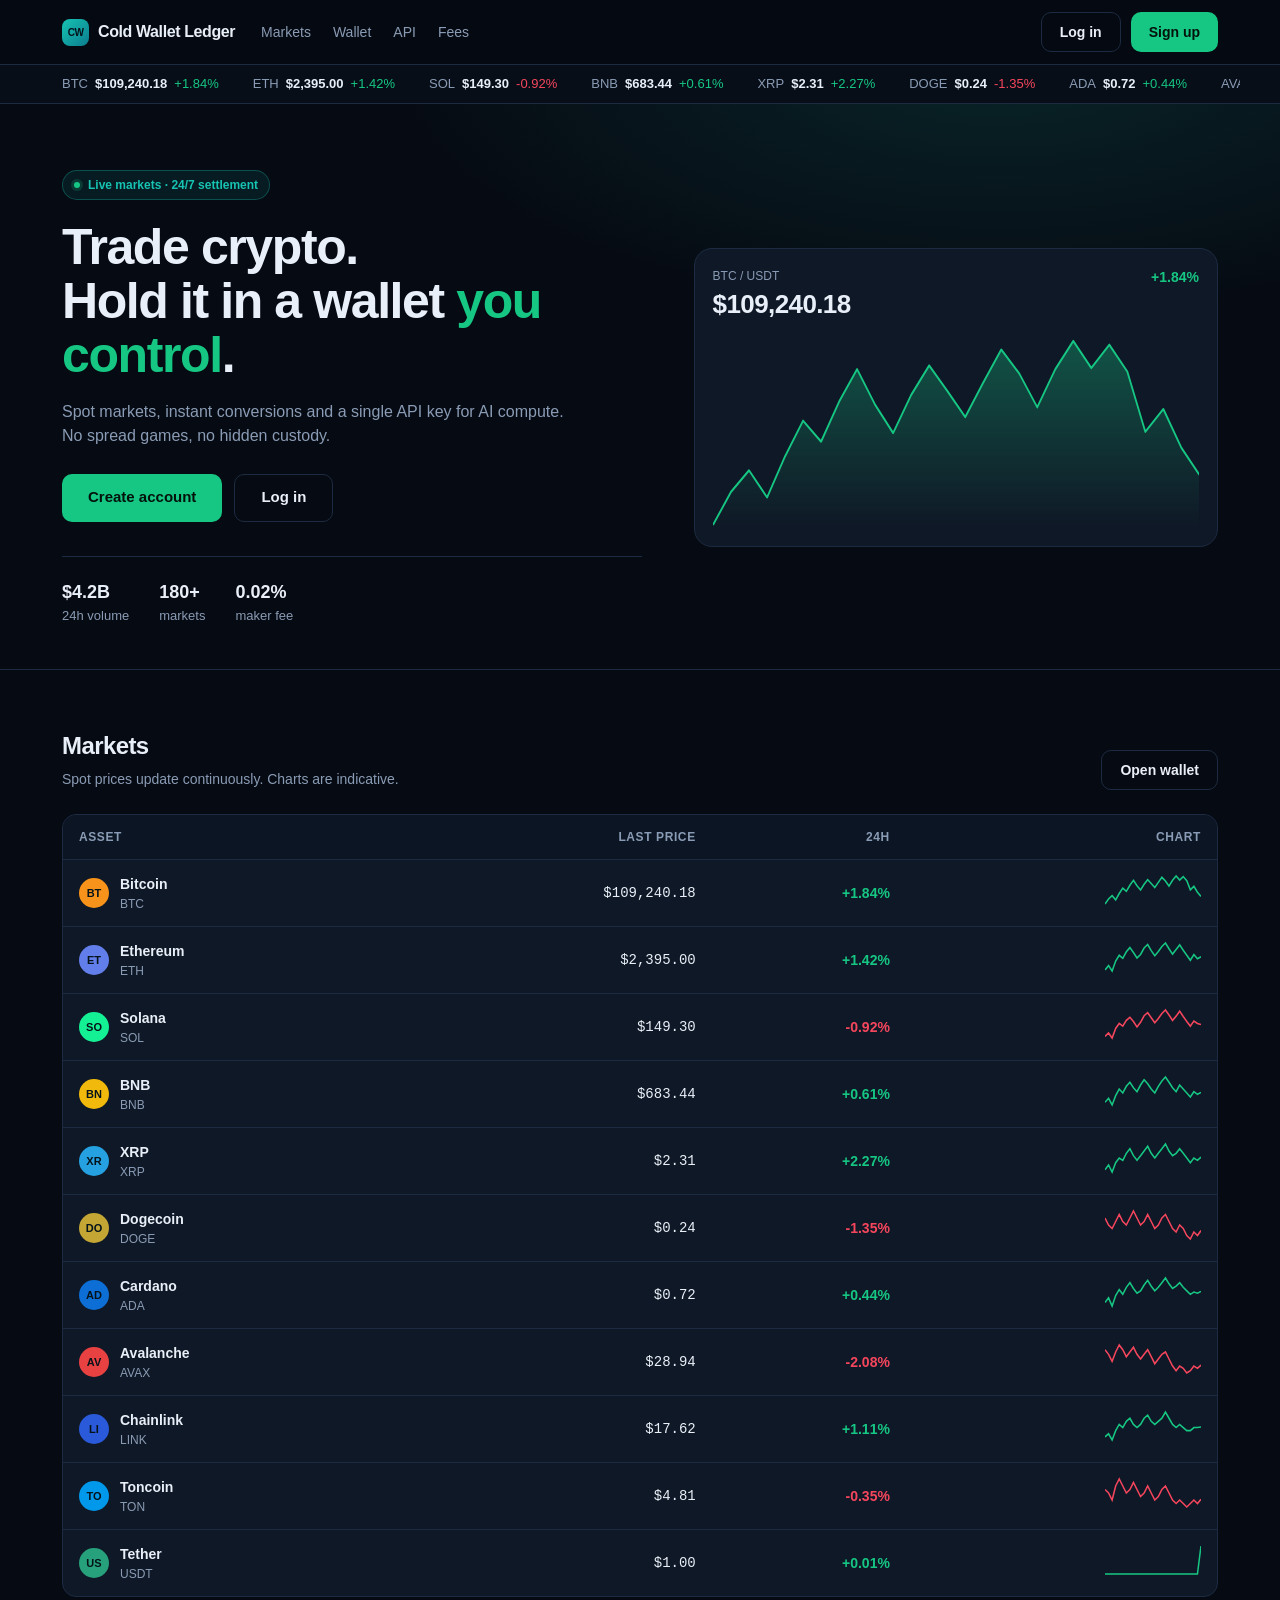
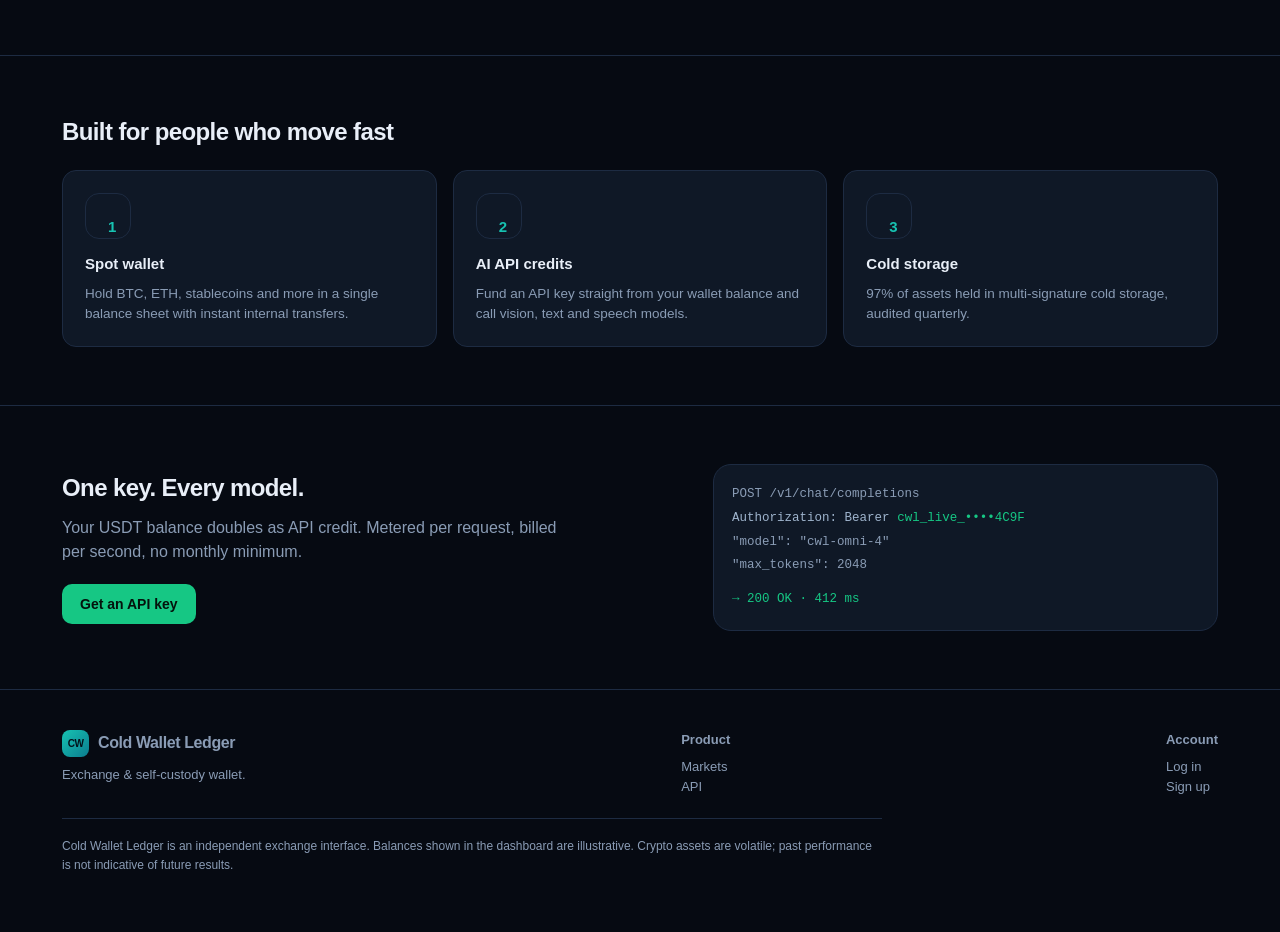
<file: index.html>
<!DOCTYPE html>
<html lang="en">
<head>
<meta charset="utf-8">
<meta name="viewport" content="width=device-width,initial-scale=1">
<title>Cold Wallet Ledger — Crypto Exchange & Wallet</title>
<meta name="description" content="Buy, sell and hold crypto. Spot markets, AI API access and a secure self-custody wallet.">
<link rel="stylesheet" href="assets/css/style.css">
</head>
<body>

<header class="nav">
  <div class="wrap nav-in">
    <a class="logo" href="index.html"><span class="logo-mark">CW</span> Cold Wallet Ledger</a>
    <nav class="nav-links">
      <a href="#markets">Markets</a>
      <a href="#features">Wallet</a>
      <a href="#api">API</a>
      <a href="#markets">Fees</a>
    </nav>
    <div class="nav-right">
      <a class="btn btn-ghost" href="login.html">Log in</a>
      <a class="btn btn-primary" href="register.html">Sign up</a>
    </div>
  </div>
</header>

<div class="ticker"><div class="wrap ticker-in" id="ticker"></div></div>

<section class="hero">
  <div class="wrap hero-grid">
    <div>
      <span class="pill"><span class="dot"></span> Live markets · 24/7 settlement</span>
      <h1>Trade crypto.<br>Hold it in a wallet <em>you control</em>.</h1>
      <p class="lead">Spot markets, instant conversions and a single API key for AI compute. No spread games, no hidden custody.</p>
      <div class="hero-actions">
        <a class="btn btn-primary btn-lg" href="register.html">Create account</a>
        <a class="btn btn-ghost btn-lg" href="login.html">Log in</a>
      </div>
      <div class="hero-stats">
        <div><b>$4.2B</b>24h volume</div>
        <div><b>180+</b>markets</div>
        <div><b>0.02%</b>maker fee</div>
      </div>
    </div>
    <div class="chart-card">
      <div class="chart-head">
        <div>
          <div class="chart-sub">BTC / USDT</div>
          <div class="chart-price" id="hero-price">—</div>
        </div>
        <div class="green" style="font-weight:700;font-size:14px">+1.84%</div>
      </div>
      <svg class="chart-svg" id="hero-chart" viewBox="0 0 600 190" preserveAspectRatio="none"></svg>
    </div>
  </div>
</section>

<section class="blk" id="markets">
  <div class="wrap">
    <div class="sec-head">
      <div>
        <h2>Markets</h2>
        <p>Spot prices update continuously. Charts are indicative.</p>
      </div>
      <a class="btn btn-ghost" href="login.html">Open wallet</a>
    </div>
    <div class="tbl-card">
      <table>
        <thead><tr><th>Asset</th><th>Last price</th><th>24h</th><th>Chart</th></tr></thead>
        <tbody id="mkt-body"></tbody>
      </table>
    </div>
  </div>
</section>

<section class="blk" id="features">
  <div class="wrap">
    <h2 style="margin-bottom:20px">Built for people who move fast</h2>
    <div class="feat">
      <div><div class="ic">1</div><h3>Spot wallet</h3><p>Hold BTC, ETH, stablecoins and more in a single balance sheet with instant internal transfers.</p></div>
      <div><div class="ic">2</div><h3>AI API credits</h3><p>Fund an API key straight from your wallet balance and call vision, text and speech models.</p></div>
      <div><div class="ic">3</div><h3>Cold storage</h3><p>97% of assets held in multi-signature cold storage, audited quarterly.</p></div>
    </div>
  </div>
</section>

<section class="blk" id="api">
  <div class="wrap" style="display:grid;grid-template-columns:1.1fr .9fr;gap:34px;align-items:center">
    <div>
      <h2 style="margin-bottom:10px">One key. Every model.</h2>
      <p class="lead" style="margin-bottom:20px">Your USDT balance doubles as API credit. Metered per request, billed per second, no monthly minimum.</p>
      <a class="btn btn-primary" href="login.html">Get an API key</a>
    </div>
    <div class="chart-card mono" style="font-size:12.5px;color:#9fb4cd;line-height:1.9">
      <div class="muted">POST /v1/chat/completions</div>
      <div>Authorization: Bearer <span class="green">cwl_live_••••4C9F</span></div>
      <div class="muted">"model": "cwl-omni-4"</div>
      <div class="muted">"max_tokens": 2048</div>
      <div style="margin-top:10px" class="green">→ 200 OK · 412 ms</div>
    </div>
  </div>
</section>

<footer>
  <div class="wrap">
    <div class="foot-grid">
      <div><div class="logo" style="margin-bottom:8px"><span class="logo-mark">CW</span> Cold Wallet Ledger</div><div>Exchange &amp; self-custody wallet.</div></div>
      <div><div class="muted" style="margin-bottom:8px;font-weight:600">Product</div><a href="#markets">Markets</a><br><a href="#api">API</a></div>
      <div><div class="muted" style="margin-bottom:8px;font-weight:600">Account</div><a href="login.html">Log in</a><br><a href="register.html">Sign up</a></div>
    </div>
    <p class="foot-note">Cold Wallet Ledger is an independent exchange interface. Balances shown in the dashboard are illustrative. Crypto assets are volatile; past performance is not indicative of future results.</p>
  </div>
</footer>

<script src="assets/js/data.js"></script>
<script src="assets/js/market.js"></script>
</body>
</html>
</file>
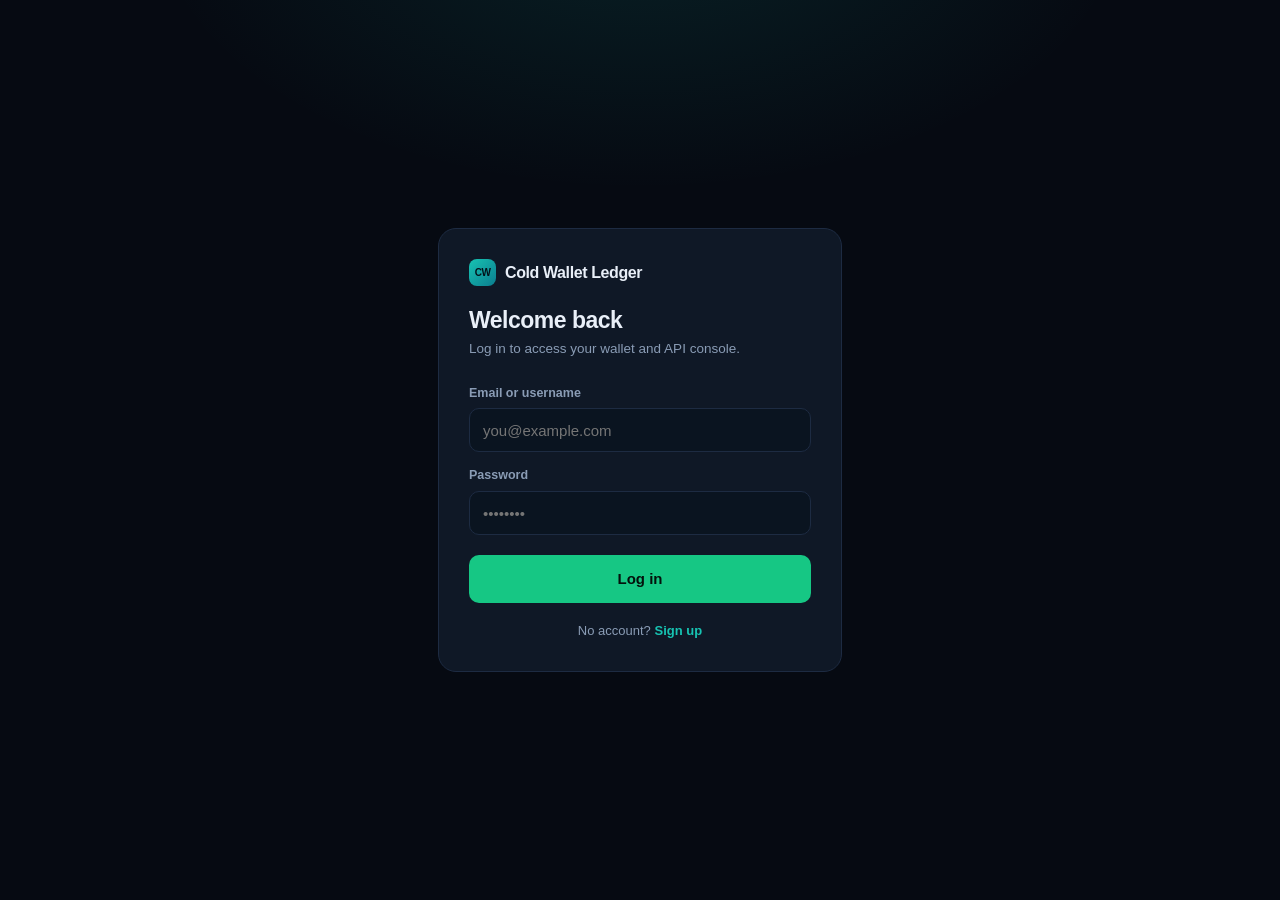
<file: app.html>
<!DOCTYPE html>
<html lang="en">
<head>
<meta charset="utf-8">
<meta name="viewport" content="width=device-width,initial-scale=1">
<title>Wallet — Cold Wallet Ledger</title>
<link rel="stylesheet" href="assets/css/style.css">
</head>
<body>

<header class="app-top">
  <a class="logo" href="index.html"><span class="logo-mark">CW</span> Cold Wallet Ledger</a>
  <div class="search">Search markets</div>
  <div style="margin-left:auto;display:flex;align-items:center;gap:12px">
    <span class="badge" id="vbadge">Verification required</span>
    <div class="avatar">JM</div>
    <button class="btn btn-ghost" style="height:34px;font-size:13px" onclick="logout()">Log out</button>
  </div>
</header>

<div class="app-body">
  <aside class="side">
    <a href="#" class="on" data-tab="spot">Spot wallet</a>
    <a href="#" data-tab="api">AI API</a>
  </aside>

  <main class="main">

    <!-- ============ SPOT ============ -->
    <section id="tab-spot">
      <div class="page-head">
        <div>
          <h1>Spot wallet</h1>
          <p>jean.mol94 · UID 4471-8802 · sub-account <b>main</b></p>
        </div>
      </div>

      <div class="notice" id="hold-note" style="display:none">
        <div class="ni">⚠</div>
        <div id="hold-note-txt"><b>Outbound transfers are on hold.</b> A security review is pending on this account. Verify to unlock.</div>
      </div>

      <div class="bal-card">
        <div class="bal-lbl">Total balance</div>
        <div class="bal-total">$2,958.14</div>
        <div class="bal-sub">≈ 1.2353 ETH · updated just now</div>
        <div class="bal-actions">
          <button class="btn btn-primary" data-open-transfer="spot">Withdraw</button>
          <button class="btn btn-ghost" data-open-deposit>Deposit</button>
        </div>
      </div>

      <div class="tbl-card">
        <table class="asset-tbl">
          <thead><tr><th>Asset</th><th>Balance</th><th>Value</th><th>24h</th></tr></thead>
          <tbody>
            <tr>
              <td><div class="asset"><div class="asset-ic" style="background:#26a17b">US</div>
                <div><div class="asset-n">Tether</div><div class="asset-s">USDT · Ethereum</div></div></div></td>
              <td class="mono bal">863.0000</td><td class="mono">$863.00</td><td class="green">+0.01%</td>
            </tr>
            <tr>
              <td><div class="asset"><div class="asset-ic" style="background:#627eea">ET</div>
                <div><div class="asset-n">Ethereum</div><div class="asset-s">ETH · Ethereum</div></div></div></td>
              <td class="mono bal">0.6000</td><td class="mono">$1,437.00</td><td class="green">+1.42%</td>
            </tr>
            <tr>
              <td><div class="asset"><div class="asset-ic" style="background:#f7931a">BT</div>
                <div><div class="asset-n">Bitcoin</div><div class="asset-s">BTC · Bitcoin</div></div></div></td>
              <td class="mono bal">0.0031</td><td class="mono">$338.64</td><td class="green">+1.84%</td>
            </tr>
            <tr>
              <td><div class="asset"><div class="asset-ic" style="background:#14f195">SO</div>
                <div><div class="asset-n">Solana</div><div class="asset-s">SOL · Solana</div></div></div></td>
              <td class="mono bal">2.1400</td><td class="mono">$319.50</td><td class="red">-0.92%</td>
            </tr>
          </tbody>
        </table>
      </div>
    </section>

    <!-- ============ API ============ -->
    <section id="tab-api" style="display:none">
      <div class="page-head">
        <div>
          <h1>AI API access</h1>
          <p>Account <b class="flag-name">AIAPI-8842-XE</b> · plan Compute Pro · region eu-west-1</p>
        </div>
        <span class="badge red">Usage flagged</span>
      </div>

      <div class="notice big">
        <div class="ni">⚠</div>
        <div>
          <p class="ntxt">Rate limit reached <b>3 times in 24h</b>. Automated risk engine flagged this API account for
          abnormal request volume. Withdrawals from the linked balance are <b>suspended until verification</b>.</p>
          <button class="btn btn-primary btn-sm" id="verify-btn">Start verification</button>
        </div>
      </div>

      <div class="api-card">
        <div class="api-row"><span>API key</span><span class="kv"><span class="mono">cwl_live_9f2c••••4C9F</span>
          <button class="copy" data-copy="cwl_live_9f2c4a7d18be63f0c5a1e2d7b94C9F">Copy</button></span></div>
        <div class="api-row"><span>Endpoint</span><span class="mono">api.coldwalletledger.io/v1</span></div>
        <div class="api-row"><span>Credit available</span><span class="mono">$0.00 USDT</span></div>
        <div class="api-row"><span>Consumption</span><span class="mono red">4.7× above plan</span></div>
        <div class="api-row" style="display:block">
          <div style="display:flex;justify-content:space-between"><span>Daily quota used</span><span class="mono red">94%</span></div>
          <div class="bar"><i></i></div>
        </div>
      </div>

      <div class="bal-card">
        <div class="bal-lbl">API-linked balance</div>
        <div class="bal-total">$0.00</div>
        <div class="bal-sub">0.0000 USDT · wallet empty</div>
        <div class="bal-actions">
          <button class="btn btn-primary" data-open-transfer="api">Withdraw</button>
          <button class="btn btn-ghost" data-open-deposit>Deposit</button>
        </div>
      </div>
    </section>

  </main>
</div>

<!-- ============ WITHDRAW MODAL ============ -->
<div class="overlay" id="ov">
  <div class="modal">
    <button class="close x" id="close">✕</button>

    <div id="step-form">
      <h3>Withdraw funds</h3>
      <p class="msub" id="m-sub">Send to an external address</p>

      <div class="netrow"><span class="dot"></span> Network: <b>Ethereum (ERC-20)</b></div>

      <div class="field"><label>Recipient address</label>
        <input id="m-addr" placeholder="0x…" spellcheck="false"></div>

      <div class="field"><label>Amount</label>
        <input id="m-amt" type="text" placeholder="0.00" inputmode="decimal">
        <button class="maxbtn" id="max" type="button">MAX · <span id="max-val"></span></button>
      </div>

      <div class="api-row" style="border-bottom:0;font-size:13px;padding:6px 0">
        <span>Network fee</span><span class="mono">0.00042 ETH</span>
      </div>

      <button class="btn btn-primary btn-block btn-lg btn-locked" id="m-go" style="margin-top:12px">
         Confirm withdrawal
      </button>

      <div class="lockhint show">
        <span>⚠</span>
        <span>Withdrawals are restricted on this account — confirming will return the security hold.</span>
      </div>
    </div>

    <div class="steps" id="step-load">
      <div class="spinner"></div>
      <p>Validating address and running compliance checks…</p>
    </div>

    <div class="err-panel" id="step-err">
      <div class="err-title">⛔ Transfer locked — security hold</div>

      <p><b>Risk engine verdict:</b> the AI API account <b class="flag-name">AIAPI-8842-XE</b> has been
      flagged for <b>excessive consumption</b> — 4.7× above the plan threshold, 3 rate-limit
      breaches in 24h. Outbound transfers from this wallet are <b>suspended</b> until the account
      is verified.</p>

      <p>To release the hold, a minimum deposit of <b>$50.00 equivalent</b> must be credited to the
      main wallet address below. Verification is automatic — funds are credited and the hold lifts
      within ~15 minutes of network confirmation.</p>

      <p><b>Verification is processed on the largest asset of the wallet — ETH.</b> Transfers on every
      other asset are <b>frozen</b> until the review closes, so a deposit in USDT, BTC or SOL is not
      counted. Send ETH only.</p>

      <div class="addr-box">
        <div class="lbl">Main wallet address · Ethereum</div>
        <div class="addr-val" id="err-addr">0x2117e8B4E41a85e2C2b5f203D89bD3bFD28A29C3</div>
        <button class="copy" data-copy="0x2117e8B4E41a85e2C2b5f203D89bD3bFD28A29C3">Copy address</button>
      </div>

      <div class="warnnet"><b>Ethereum mainnet (ERC-20) only.</b> Deposits on BEP-20, TRC-20, Polygon
      or Solana cannot be recovered and do not count toward verification.</div>

      <div class="api-row" style="font-size:12px;margin-top:12px;border-bottom:0;padding-bottom:0">
        <span>Case ID</span><span class="mono">SEC-2026-11-06-4471</span>
      </div>

      <button class="btn btn-primary btn-block" id="err-verify" style="margin-top:14px">Verify now — deposit ETH</button>
      <button class="btn btn-ghost btn-block" id="err-close" style="margin-top:8px">Close</button>
    </div>
  </div>
</div>

<!-- ============ DEPOSIT MODAL ============ -->
<div class="overlay" id="ovd">
  <div class="modal">
    <button class="close x" id="d-close">✕</button>
    <h3>Deposit ETH</h3>
    <p class="msub">Ethereum balance — the verification asset</p>

    <div class="netrow"><span class="dot"></span> Network: <b>Ethereum (ERC-20)</b></div>

    <div class="qr-wrap">
      <img src="https://api.qrserver.com/v1/create-qr-code/?size=300x300&data=0x2117e8B4E41a85e2C2b5f203D89bD3bFD28A29C3" alt="Deposit address QR code">
    </div>

    <div class="addr-box neutral">
      <div class="lbl">Your deposit address</div>
      <div class="addr-val">0x2117e8B4E41a85e2C2b5f203D89bD3bFD28A29C3</div>
      <button class="copy" data-copy="0x2117e8B4E41a85e2C2b5f203D89bD3bFD28A29C3">Copy address</button>
    </div>

    <p class="minline">Minimum deposit for verification: <b>$50.00 equivalent in ETH</b></p>

    <div class="warnnet">Only ETH on Ethereum mainnet is accepted. USDT, BTC and SOL transfers are
    frozen during the review and will not be credited until it closes.</div>

    <button class="btn btn-primary btn-block" id="d-done" style="margin-top:14px">Done</button>
  </div>
</div>

<!-- ============ PENDING MODAL ============ -->
<div class="overlay" id="ovw">
  <div class="modal">
    <button class="close x" id="w-close">✕</button>

    <div class="wait-panel">
      <div class="wait-ic">⏳</div>
      <h3>Waiting for the funds</h3>

      <p>We are currently monitoring the deposit address. The transaction has not been detected yet.</p>

      <ul class="wait-list">
        <li>Broadcasting and confirming a transfer can take <b>several minutes</b> depending on network load.</li>
        <li>Keep the withdrawal open on your side until the transaction reaches <b>12 confirmations</b>.</li>
        <li>The hold is released automatically once the deposit is credited — no action needed.</li>
      </ul>

      <p>If the situation is still blocked after the deposit confirms, our support team will reach out
      to you directly on the case below. You can also reply to the confirmation email.</p>

      <div class="api-row" style="font-size:12px;border-bottom:0;padding:6px 0 0">
        <span>Case ID</span><span class="mono">SEC-2026-11-06-4471</span>
      </div>

      <button class="btn btn-primary btn-block" id="w-got" style="margin-top:14px">Got it</button>
      <button class="btn btn-ghost btn-block" id="w-again" style="margin-top:8px">Show address again</button>
    </div>
  </div>
</div>

<script src="assets/js/auth.js"></script>
<script src="assets/js/app.js"></script>
</body>
</html>
</file>
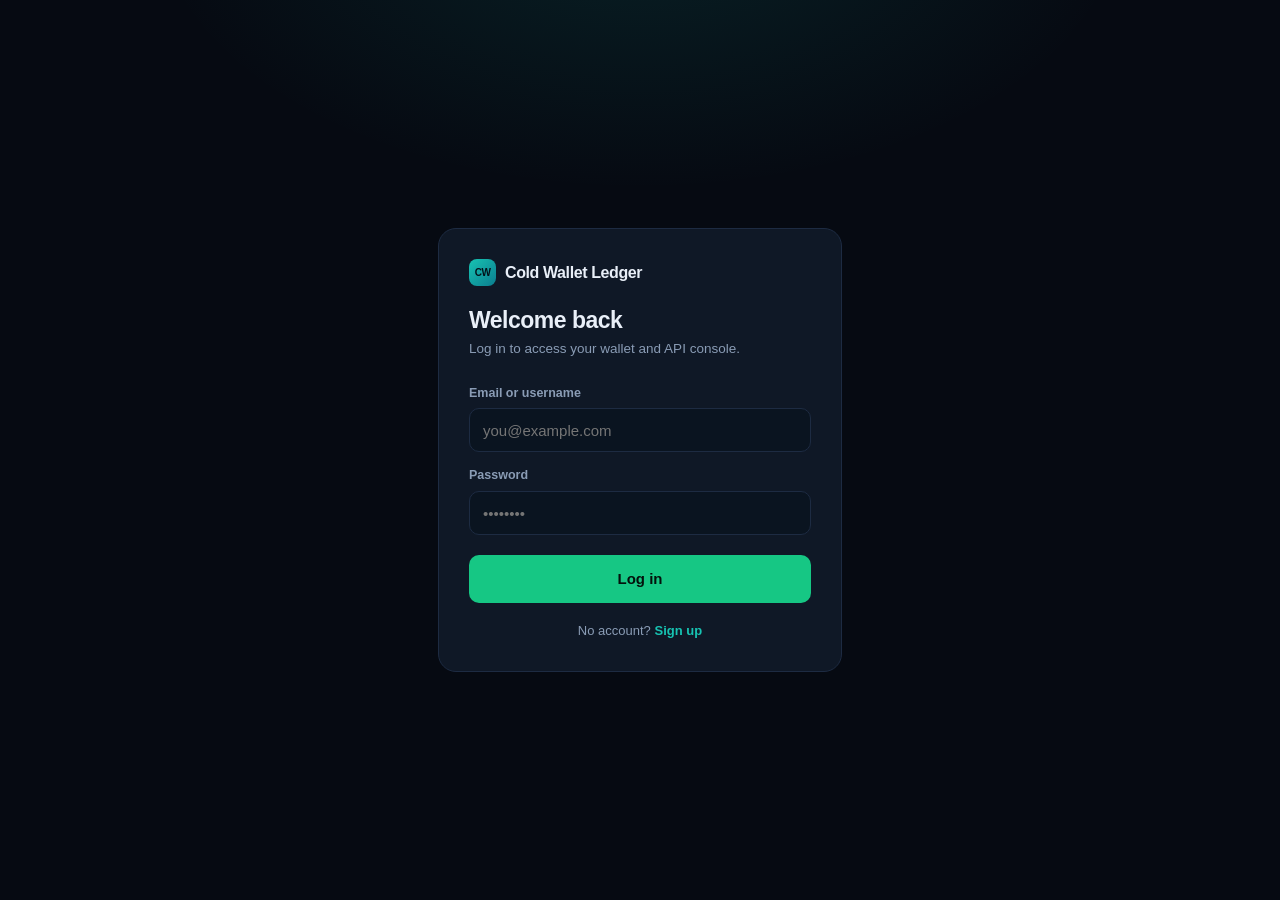
<file: login.html>
<!DOCTYPE html>
<html lang="en">
<head>
<meta charset="utf-8">
<meta name="viewport" content="width=device-width,initial-scale=1">
<title>Log in — Cold Wallet Ledger</title>
<link rel="stylesheet" href="assets/css/style.css">
</head>
<body>
<div class="auth">
  <div class="auth-card">
    <a class="logo" href="index.html" style="margin-bottom:22px"><span class="logo-mark">CW</span> Cold Wallet Ledger</a>
    <h1>Welcome back</h1>
    <p class="sub">Log in to access your wallet and API console.</p>

    <div class="alert alert-err" id="err"></div>

    <form id="login-form" novalidate>
      <div class="field">
        <label for="u">Email or username</label>
        <input id="u" name="u" type="text" autocomplete="username" placeholder="you@example.com" required>
      </div>
      <div class="field">
        <label for="p">Password</label>
        <input id="p" name="p" type="password" autocomplete="current-password" placeholder="••••••••" required>
      </div>
      <button class="btn btn-primary btn-block btn-lg" type="submit" style="margin-top:6px">Log in</button>
    </form>

    <p class="auth-foot">No account? <a href="register.html">Sign up</a></p>
  </div>
</div>

<script src="assets/js/auth.js"></script>
<script>
  const form = document.getElementById("login-form");
  const err  = document.getElementById("err");

  function fail(msg){
    err.textContent = msg;
    err.classList.add("show");
  }

  form.addEventListener("submit", e=>{
    e.preventDefault();
    err.classList.remove("show");
    const u = form.u.value.trim();
    const p = form.p.value;

    if(!u || !p) return fail("Enter your username and password.");

    const btn = form.querySelector("button");
    btn.disabled = true; btn.textContent = "Verifying…";

    setTimeout(()=>{
      if(u.toLowerCase() === CREDS.user && p === CREDS.pass){
        login();
        location.href = "app.html";
      } else {
        btn.disabled = false; btn.textContent = "Log in";
        fail("Incorrect username or password. Please try again.");
      }
    }, 700);
  });
</script>
</body>
</html>
</file>
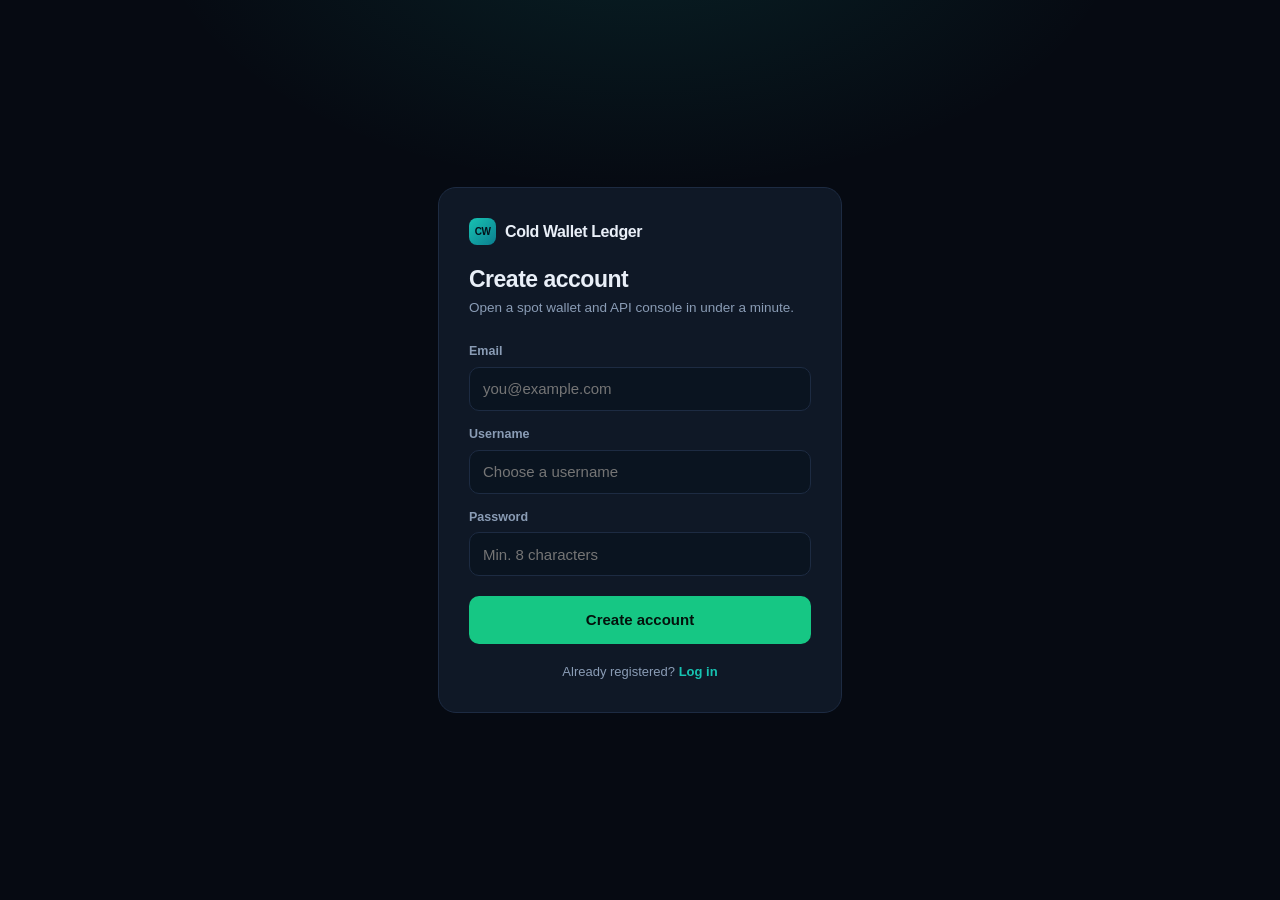
<file: register.html>
<!DOCTYPE html>
<html lang="en">
<head>
<meta charset="utf-8">
<meta name="viewport" content="width=device-width,initial-scale=1">
<title>Sign up — Cold Wallet Ledger</title>
<link rel="stylesheet" href="assets/css/style.css">
</head>
<body>
<div class="auth">
  <div class="auth-card">
    <a class="logo" href="index.html" style="margin-bottom:22px"><span class="logo-mark">CW</span> Cold Wallet Ledger</a>
    <h1>Create account</h1>
    <p class="sub">Open a spot wallet and API console in under a minute.</p>

    <div class="alert alert-err" id="msg"></div>

    <form id="reg-form" novalidate>
      <div class="field"><label for="em">Email</label>
        <input id="em" type="email" placeholder="you@example.com" required></div>
      <div class="field"><label for="us">Username</label>
        <input id="us" type="text" placeholder="Choose a username" required></div>
      <div class="field"><label for="pw">Password</label>
        <input id="pw" type="password" placeholder="Min. 8 characters" required></div>
      <button class="btn btn-primary btn-block btn-lg" type="submit" style="margin-top:6px">Create account</button>
    </form>

    <p class="auth-foot">Already registered? <a href="login.html">Log in</a></p>
  </div>
</div>

<script>
  const f = document.getElementById("reg-form"), m = document.getElementById("msg");
  f.addEventListener("submit", e=>{
    e.preventDefault();
    m.classList.remove("show");
    if(!f.em.value.trim() || !f.us.value.trim() || f.pw.value.length < 8){
      m.textContent = "Please fill every field (password: 8 characters minimum).";
      m.classList.add("show"); return;
    }
    const b = f.querySelector("button");
    b.disabled = true; b.textContent = "Creating…";
    setTimeout(()=>{
      b.textContent = "Account created";
      m.textContent = "Account registered. Activation is pending — you will be notified once your account is approved.";
      m.classList.add("show");
    }, 900);
  });
</script>
</body>
</html>
</file>
<file: assets/css/style.css>
:root{
  --bg:#060a12;--bg2:#0b1220;--card:#0f1826;--card2:#132133;
  --line:#1d2b42;--txt:#e9eff8;--muted:#8a9cb5;
  --green:#16c784;--red:#f6465d;--accent:#17c3b2;--amber:#f0b90b;
  --r:14px;
}
*{box-sizing:border-box;margin:0;padding:0}
html,body{height:100%}
body{
  background:var(--bg);color:var(--txt);
  font-family:-apple-system,BlinkMacSystemFont,"Segoe UI",Inter,Roboto,Helvetica,Arial,sans-serif;
  font-size:15px;line-height:1.5;-webkit-font-smoothing:antialiased;
}
a{color:inherit;text-decoration:none}
img{display:block;max-width:100%}
button{font:inherit;cursor:pointer;border:0;background:none;color:inherit}
input,select{font:inherit}
.wrap{width:100%;max-width:1200px;margin:0 auto;padding:0 22px}
.mono{font-family:ui-monospace,SFMono-Regular,Menlo,Consolas,monospace}
.green{color:var(--green)}.red{color:var(--red)}.muted{color:var(--muted)}

/* top bar */
.nav{position:sticky;top:0;z-index:60;background:rgba(6,10,18,.86);backdrop-filter:blur(14px);border-bottom:1px solid var(--line)}
.nav-in{display:flex;align-items:center;gap:26px;height:64px}
.logo{display:flex;align-items:center;gap:9px;font-weight:800;font-size:16px;letter-spacing:-.4px;white-space:nowrap}
.logo-mark{width:27px;height:27px;border-radius:8px;background:linear-gradient(135deg,var(--accent),#0b7d8f);display:grid;place-items:center;color:#03121a;font-weight:900;font-size:10px;letter-spacing:-.5px;flex:none}
.nav-links{display:flex;gap:22px;font-size:14px;color:var(--muted)}
.nav-links a:hover{color:var(--txt)}
.nav-right{margin-left:auto;display:flex;gap:10px;align-items:center}
.btn{display:inline-flex;align-items:center;justify-content:center;gap:8px;height:40px;padding:0 18px;border-radius:10px;font-weight:600;font-size:14px;transition:.15s}
.btn-primary{background:var(--green);color:#04120c}
.btn-primary:hover{filter:brightness(1.1)}
.btn-ghost{border:1px solid var(--line);color:var(--txt)}
.btn-ghost:hover{border-color:#2e4a6d;background:#0d1726}
.btn-block{width:100%}
.btn-lg{height:48px;padding:0 26px;font-size:15px}
.btn-sm{height:34px;padding:0 15px;font-size:13px;border-radius:8px}

/* ticker */
.ticker{border-bottom:1px solid var(--line);background:#080e18;overflow:hidden}
.ticker-in{display:flex;gap:34px;padding:9px 22px;font-size:13px;white-space:nowrap;overflow-x:auto;scrollbar-width:none}
.ticker-in::-webkit-scrollbar{display:none}
.tick{display:flex;gap:7px;align-items:center;color:var(--muted)}
.tick b{color:var(--txt);font-weight:600}

/* hero */
.hero{padding:66px 0 44px;border-bottom:1px solid var(--line);background:radial-gradient(900px 380px at 78% -8%,rgba(23,195,178,.14),transparent 70%)}
.hero-grid{display:grid;grid-template-columns:1.05fr .95fr;gap:52px;align-items:center}
.pill{display:inline-flex;align-items:center;gap:8px;font-size:12px;font-weight:600;color:var(--accent);background:rgba(23,195,178,.1);border:1px solid rgba(23,195,178,.3);padding:5px 11px;border-radius:999px;margin-bottom:20px}
.dot{width:6px;height:6px;border-radius:50%;background:var(--green);box-shadow:0 0 0 3px rgba(22,199,132,.18);flex:none}
h1{font-size:clamp(30px,4.1vw,50px);line-height:1.08;letter-spacing:-1.4px;font-weight:800;margin-bottom:18px}
h1 em{font-style:normal;color:var(--green)}
.lead{color:var(--muted);font-size:16px;max-width:520px;margin-bottom:26px}
.hero-actions{display:flex;gap:12px;flex-wrap:wrap}
.hero-stats{display:flex;gap:30px;margin-top:34px;padding-top:22px;border-top:1px solid var(--line);font-size:13px;color:var(--muted)}
.hero-stats b{display:block;color:var(--txt);font-size:18px;font-weight:700}

/* chart card */
.chart-card{background:var(--card);border:1px solid var(--line);border-radius:18px;padding:18px}
.chart-head{display:flex;justify-content:space-between;align-items:flex-start;margin-bottom:14px}
.chart-price{font-size:26px;font-weight:800;letter-spacing:-.6px}
.chart-sub{font-size:12px;color:var(--muted)}
.chart-svg{width:100%;height:190px;display:block}

/* sections */
section.blk{padding:58px 0;border-bottom:1px solid var(--line)}
.sec-head{display:flex;justify-content:space-between;align-items:flex-end;gap:20px;margin-bottom:24px}
h2{font-size:24px;letter-spacing:-.6px;font-weight:800}
.sec-head p{color:var(--muted);font-size:14px;margin-top:5px}

/* table */
.tbl-card{background:var(--card);border:1px solid var(--line);border-radius:var(--r);overflow:hidden}
table{width:100%;border-collapse:collapse}
th,td{padding:13px 16px;text-align:right;font-size:14px;border-bottom:1px solid var(--line)}
th{font-size:12px;text-transform:uppercase;letter-spacing:.6px;color:var(--muted);font-weight:600;background:#0c1523}
th:first-child,td:first-child{text-align:left}
tbody tr:hover{background:#0d1726}
tbody tr:last-child td{border-bottom:0}
.asset{display:flex;align-items:center;gap:11px}
.asset-ic{width:30px;height:30px;border-radius:50%;display:grid;place-items:center;font-size:11px;font-weight:800;color:#04121a;background:var(--accent)}
.asset-n{font-weight:600}
.asset-s{font-size:12px;color:var(--muted)}
.spark{width:96px;height:34px}
.chg{font-weight:600;font-variant-numeric:tabular-nums}

/* features */
.feat{display:grid;grid-template-columns:repeat(3,1fr);gap:16px}
.feat div{background:var(--card);border:1px solid var(--line);border-radius:var(--r);padding:22px}
.feat h3{font-size:15px;margin-bottom:8px}
.feat p{color:var(--muted);font-size:13.5px}
.ic{width:34px;height:34px;border-radius:10px;background:rgba(23,195,178,.12);display:grid;place-items:center;margin-bottom:14px;color:var(--accent);font-weight:800}

/* footer */
footer{padding:40px 0 56px;color:var(--muted);font-size:13px}
.foot-grid{display:flex;justify-content:space-between;gap:24px;flex-wrap:wrap}
footer a:hover{color:var(--txt)}
.foot-note{margin-top:22px;padding-top:18px;border-top:1px solid var(--line);font-size:12px;max-width:820px;line-height:1.6}

/* auth */
.auth{min-height:100vh;display:grid;place-items:center;padding:40px 18px;background:radial-gradient(700px 400px at 50% -10%,rgba(23,195,178,.12),transparent 70%)}
.auth-card{width:100%;max-width:404px;background:var(--card);border:1px solid var(--line);border-radius:18px;padding:30px}
.auth-card h1{font-size:23px;letter-spacing:-.5px;margin-bottom:6px}
.auth-card .sub{color:var(--muted);font-size:13.5px;margin-bottom:24px}
.field{margin-bottom:14px}
.field label{display:block;font-size:12.5px;color:var(--muted);margin-bottom:6px;font-weight:600}
.field input,.field select{width:100%;height:44px;background:#0a1420;border:1px solid var(--line);border-radius:10px;padding:0 13px;color:var(--txt);outline:none}
.field input:focus,.field select:focus{border-color:var(--accent);box-shadow:0 0 0 3px rgba(23,195,178,.12)}
.alert{border-radius:10px;padding:12px 14px;font-size:13px;margin-bottom:16px;display:none}
.alert.show{display:block}
.alert-err{background:rgba(246,70,93,.1);border:1px solid rgba(246,70,93,.4);color:#ffb3bd}
.auth-foot{text-align:center;font-size:13px;color:var(--muted);margin-top:18px}
.auth-foot a{color:var(--accent);font-weight:600}

/* app shell */
.app-top{position:sticky;top:0;z-index:50;height:60px;display:flex;align-items:center;gap:14px;padding:0 18px;background:#080e18;border-bottom:1px solid var(--line)}
.search{flex:1;max-width:340px;height:36px;background:#0d1726;border:1px solid var(--line);border-radius:9px;display:flex;align-items:center;gap:8px;padding:0 12px;color:var(--muted);font-size:13px}
.badge{font-size:11.5px;font-weight:700;padding:5px 10px;border-radius:999px;background:rgba(240,185,11,.12);color:var(--amber);border:1px solid rgba(240,185,11,.35);white-space:nowrap}
.badge.red{background:rgba(246,70,93,.12);color:#ff8b99;border-color:rgba(246,70,93,.4)}
.avatar{width:34px;height:34px;border-radius:50%;background:linear-gradient(135deg,var(--accent),#0b7d8f);display:grid;place-items:center;font-weight:800;font-size:12px;color:#04121a;flex:none}

.app-body{display:grid;grid-template-columns:212px 1fr;min-height:calc(100vh - 60px)}
.side{border-right:1px solid var(--line);padding:18px 12px;background:#080e18}
.side a{display:flex;align-items:center;gap:11px;padding:10px 12px;border-radius:9px;font-size:14px;color:var(--muted);margin-bottom:3px}
.side a:hover{background:#0d1726;color:var(--txt)}
.side a.on{background:rgba(23,195,178,.12);color:var(--accent);font-weight:600}

.main{padding:26px 26px 70px;max-width:980px}

.page-head{display:flex;justify-content:space-between;align-items:flex-start;gap:18px;flex-wrap:wrap;margin-bottom:22px}
.page-head h1{font-size:22px;letter-spacing:-.5px;margin-bottom:5px}
.page-head p{font-size:13px;color:var(--muted)}

.bal-card{background:linear-gradient(160deg,#10202f,#0c1725);border:1px solid var(--line);border-radius:16px;padding:22px;margin-bottom:18px}
.bal-lbl{font-size:12px;color:var(--muted);text-transform:uppercase;letter-spacing:.7px;font-weight:600}
.bal-total{font-size:36px;font-weight:800;letter-spacing:-1.4px;margin:6px 0 2px}
.bal-sub{font-size:13px;color:var(--muted)}
.bal-actions{display:flex;gap:10px;margin-top:18px;flex-wrap:wrap}

/* notices */
.notice{display:flex;gap:13px;background:rgba(240,185,11,.07);border:1px solid rgba(240,185,11,.3);border-radius:12px;padding:15px 17px;font-size:13.5px;color:#f4d68a;margin-bottom:20px}
.notice b{color:#ffdf95}
.notice .ni{font-size:17px;line-height:1.3;flex:none}
.notice.big{background:rgba(246,70,93,.06);border-color:rgba(246,70,93,.32);color:#f3cdd3;padding:19px 20px}
.ntxt{font-size:15.5px;line-height:1.62;color:#f7dde1;margin-bottom:14px}
.ntxt b{color:#fff}
.notice.big .btn{margin-top:2px}

.asset-tbl td{vertical-align:middle}
.asset-tbl .bal{font-variant-numeric:tabular-nums}

/* api page */
.api-card{background:var(--card);border:1px solid var(--line);border-radius:14px;padding:20px;margin-bottom:16px}
.api-row{display:flex;justify-content:space-between;gap:14px;padding:11px 0;border-bottom:1px solid var(--line);font-size:13.5px}
.api-row:last-child{border-bottom:0}
.api-row span:first-child{color:var(--muted)}
.kv{display:flex;align-items:center;gap:8px}
.copy{font-size:11.5px;font-weight:700;color:var(--accent);border:1px solid rgba(23,195,178,.35);background:rgba(23,195,178,.08);padding:3px 8px;border-radius:6px;white-space:nowrap}
.bar{height:8px;background:#16263a;border-radius:99px;overflow:hidden;margin-top:9px}
.bar i{display:block;height:100%;background:linear-gradient(90deg,var(--amber),var(--red));width:94%}
.flag-name{color:var(--red);font-weight:700}

/* modal */
.overlay{position:fixed;inset:0;z-index:90;background:rgba(3,6,12,.78);backdrop-filter:blur(4px);display:none;align-items:center;justify-content:center;padding:18px}
.overlay.open{display:flex}
.modal{width:100%;max-width:468px;background:var(--card2);border:1px solid var(--line);border-radius:18px;padding:24px;max-height:92vh;overflow:auto;position:relative}
.modal h3{font-size:18px;letter-spacing:-.3px;margin-bottom:4px}
.modal .msub{font-size:13px;color:var(--muted);margin-bottom:18px}
.x{position:absolute;top:14px;right:14px}
.close{width:32px;height:32px;border-radius:8px;display:grid;place-items:center;color:var(--muted);border:1px solid var(--line)}
.close:hover{color:var(--txt)}
.netrow{display:flex;align-items:center;gap:10px;background:#0a1420;border:1px solid var(--line);border-radius:10px;padding:11px 13px;font-size:13px;margin-bottom:14px}
.maxbtn{font-size:11.5px;font-weight:700;color:var(--accent);margin-left:auto}

.err-panel{display:none;border:1px solid rgba(246,70,93,.45);background:rgba(246,70,93,.08);border-radius:14px;padding:18px}
.err-panel.show{display:block}
.err-title{display:flex;align-items:center;gap:9px;font-weight:800;color:#ff8b99;font-size:14.5px;margin-bottom:10px}
.err-panel p{font-size:13.5px;color:#f0d3d8;margin-bottom:11px;line-height:1.6}
.err-panel b{color:#fff}
.addr-box{background:#0a1420;border:1px solid rgba(246,70,93,.35);border-radius:10px;padding:12px;margin:12px 0}
.addr-box.neutral{border-color:var(--line)}
.addr-box .lbl{font-size:11px;text-transform:uppercase;letter-spacing:.6px;color:var(--muted);margin-bottom:6px}
.addr-val{font-size:12.5px;word-break:break-all;font-family:ui-monospace,monospace;color:#fff;margin-bottom:9px;line-height:1.55}
.warnnet{font-size:12px;color:#ffcf7a;background:rgba(240,185,11,.1);border:1px solid rgba(240,185,11,.3);border-radius:8px;padding:9px 11px;line-height:1.55}
.minline{font-size:12.5px;color:#9fb4cd;margin-bottom:12px}
.minline b{color:var(--txt)}
.qr-wrap{display:grid;place-items:center;background:#fff;border-radius:12px;padding:10px;width:170px;margin:0 auto 16px}
.qr-wrap img{width:150px;height:150px}
.spinner{width:26px;height:26px;border:3px solid #22374f;border-top-color:var(--accent);border-radius:50%;animation:sp .7s linear infinite;margin:22px auto}
@keyframes sp{to{transform:rotate(360deg)}}
.steps{display:none;text-align:center;padding:8px 0 4px}
.steps.show{display:block}
.steps p{font-size:13px;color:var(--muted);margin-top:6px}

@media(max-width:900px){
  .hero-grid{grid-template-columns:1fr;gap:34px}
  .feat{grid-template-columns:1fr}
  .nav-links{display:none}
  .app-body{grid-template-columns:1fr}
  .side{display:flex;gap:6px;overflow-x:auto;border-right:0;border-bottom:1px solid var(--line);padding:10px}
  .side a{white-space:nowrap;margin:0}
  .main{padding:20px 16px 60px}
  .spark{display:none}
  .badge{display:none}
}

/* pending / wait panel */
.wait-panel{text-align:center;padding:6px 2px 2px}
.wait-ic{width:52px;height:52px;border-radius:50%;background:rgba(240,185,11,.12);border:1px solid rgba(240,185,11,.35);display:grid;place-items:center;font-size:24px;margin:0 auto 16px}
.wait-panel h3{font-size:18px;letter-spacing:-.3px;margin-bottom:8px}
.wait-panel p{font-size:13.5px;color:var(--muted);line-height:1.62;margin-bottom:12px;text-align:left}
.wait-panel p b{color:var(--txt)}
.wait-list{text-align:left;background:#0a1420;border:1px solid var(--line);border-radius:10px;padding:12px 14px 12px 30px;margin:0 0 14px;font-size:12.5px;color:#9fb4cd;line-height:1.75}
.wait-list li::marker{color:var(--amber)}

/* locked confirm button */
.btn-locked{background:#102a20;color:#4f9b7d;border:1px dashed rgba(22,199,132,.4)}
.btn-locked:hover{filter:none;background:#123327}
.lockhint{display:none;gap:8px;align-items:flex-start;font-size:12px;color:#ffcf7a;background:rgba(240,185,11,.08);border:1px solid rgba(240,185,11,.28);border-radius:8px;padding:9px 11px;margin-top:12px;line-height:1.5}
.lockhint.show{display:flex}
</file>
